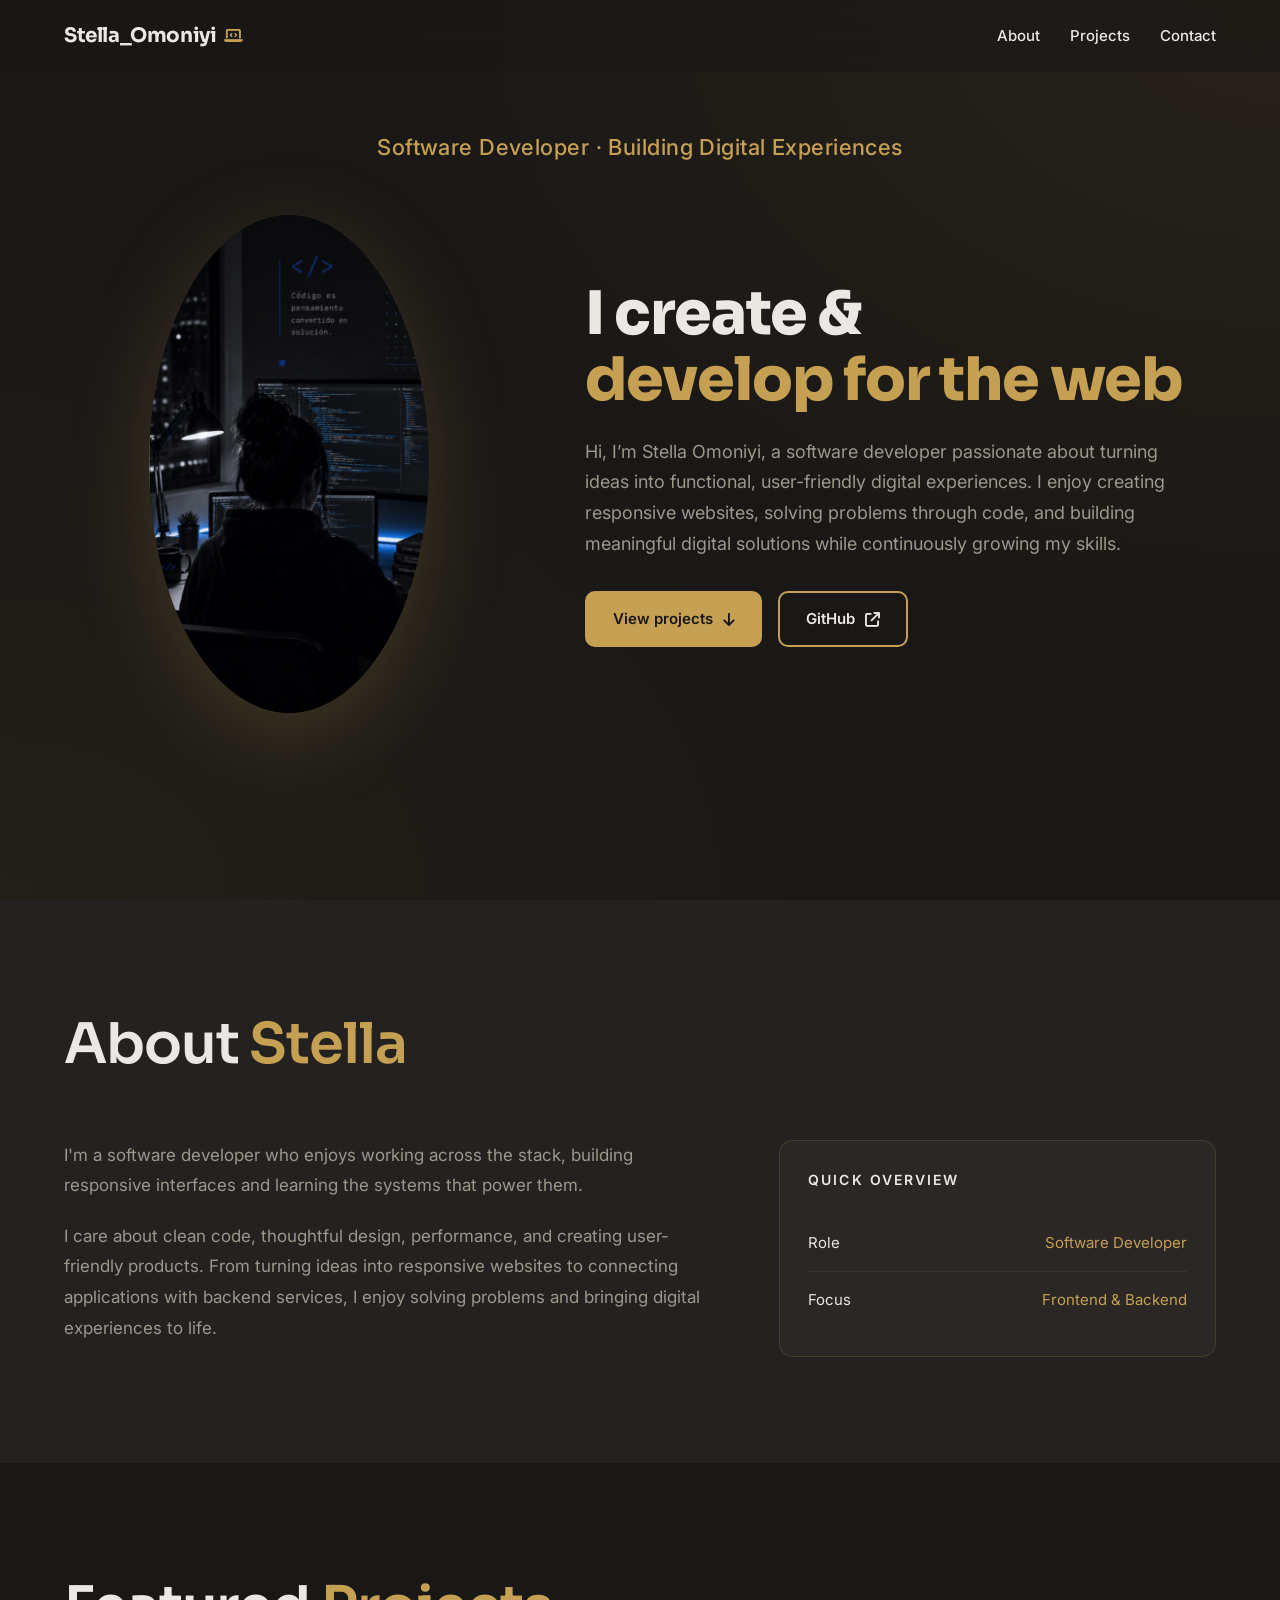
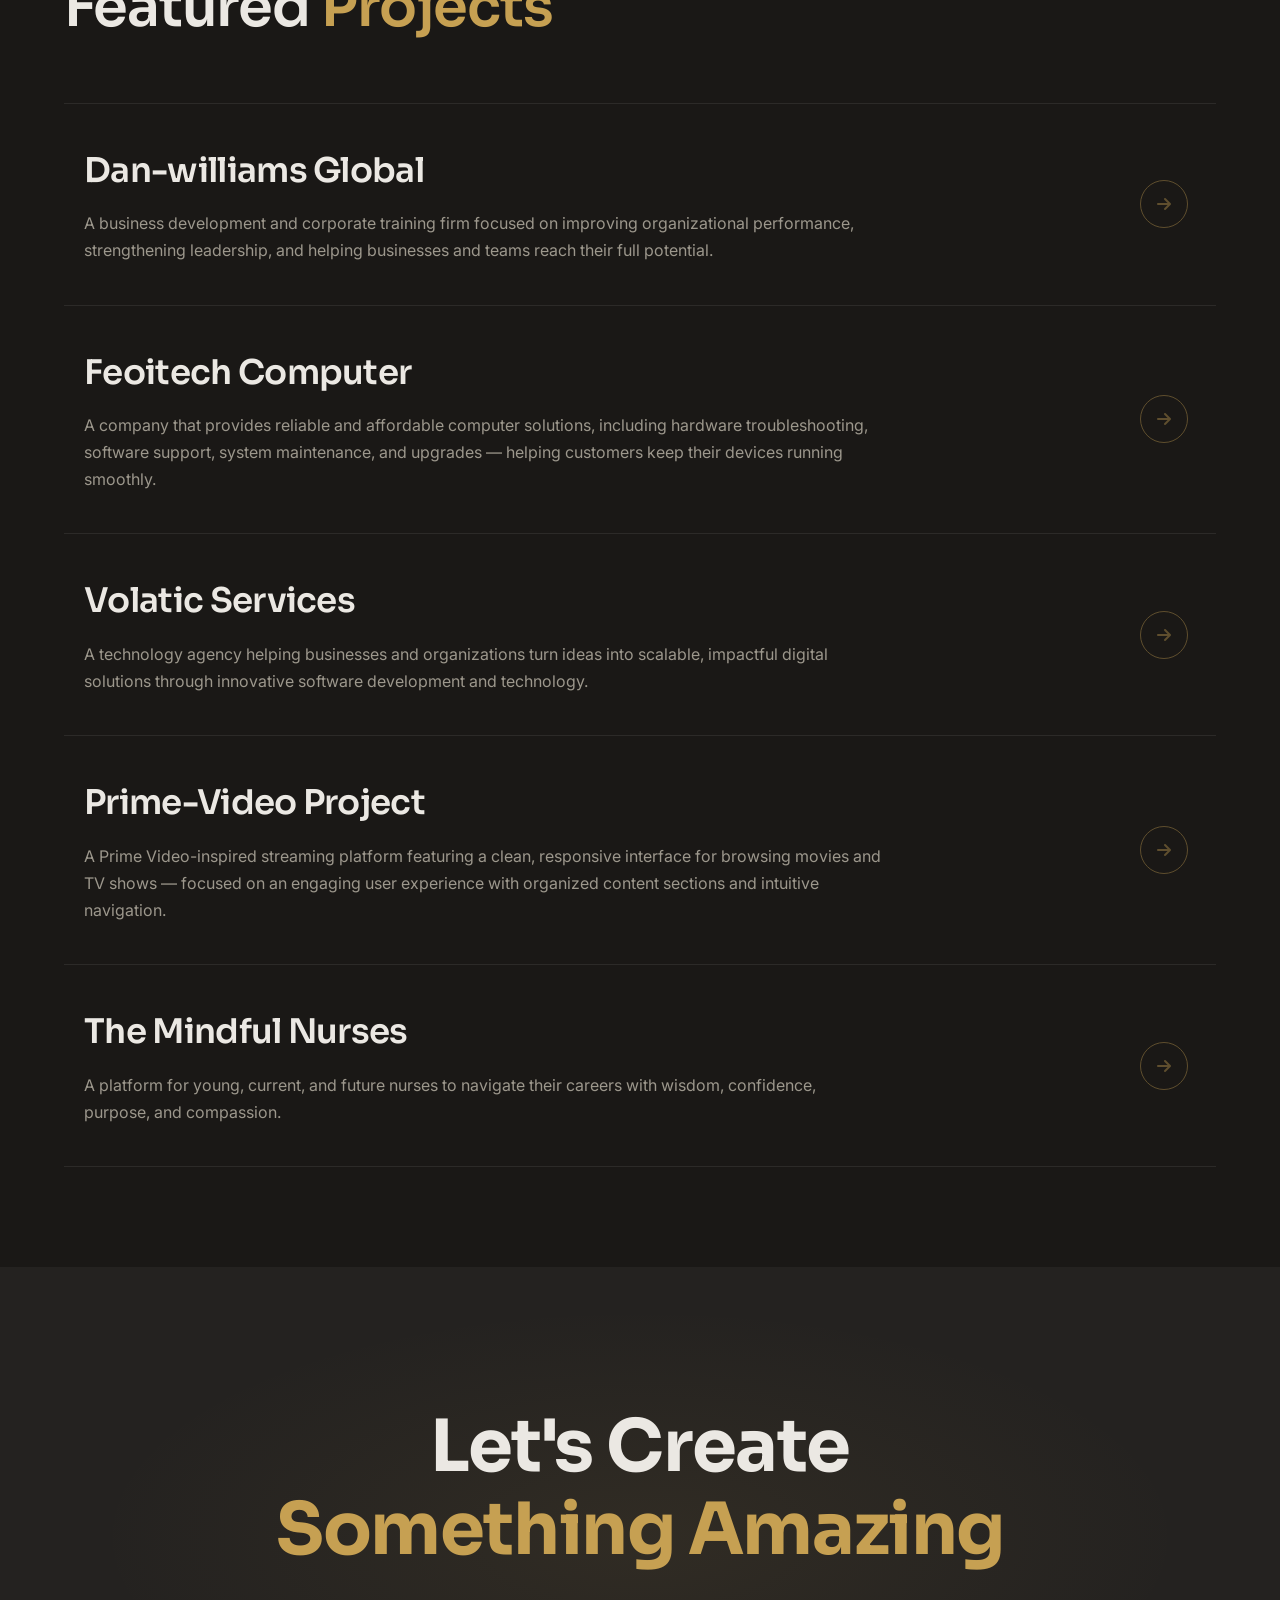
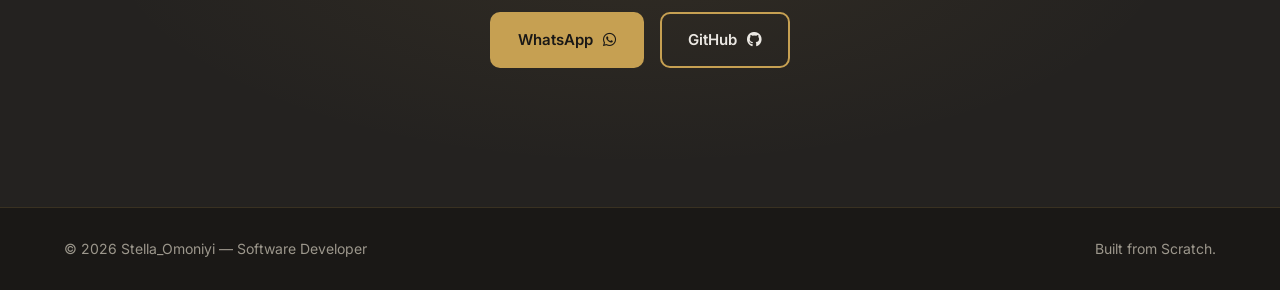
<file: index.html>
<!DOCTYPE html>
<html lang="en">
<head>
  <meta charset="UTF-8" />
  <meta name="viewport" content="width=device-width, initial-scale=1.0" />
  <meta name="description" content="Stella Omoniyi — Software Developer building responsive, user-friendly web experiences with React, JavaScript, Node.js, Express and MongoDB." />
  <title>Stella Omoniyi — Software Developer</title>

  <link rel="preconnect" href="https://fonts.googleapis.com">
  <link rel="preconnect" href="https://fonts.gstatic.com" crossorigin>
  <link href="https://fonts.googleapis.com/css2?family=Inter:wght@300;400;500;600&family=Sora:wght@400;500;600;700&display=swap" rel="stylesheet">
  <link rel="stylesheet" href="https://cdnjs.cloudflare.com/ajax/libs/font-awesome/6.5.1/css/all.min.css">
  <link rel="stylesheet" href="./profile.css" />
</head>
<body>

  <!-- ============ HEADER ============ -->
  <header class="header" id="header">
    <div class="con">
      <a href="#home" class="logo">
        Stella_Omoniyi <i class="fa-solid fa-laptop-code"></i>
      </a>

      <nav class="nav" aria-label="Main navigation">
        <a href="#about">About</a>
        <a href="#projects">Projects</a>
        <a href="#contact">Contact</a>
      </nav>

      <button class="menu-toggle" id="menuToggle" aria-label="Toggle menu">
        <i class="fa-solid fa-bars"></i>
      </button>
    </div>
  </header>

  <!-- ============ HERO ============ -->
  <section class="home" id="home">
    <div class="con1">
      <p class="soft1 reveal">Software Developer · Building Digital Experiences</p>

      <div class="hold">
        <div class="hero-img reveal">
          <img src="./download (8).png" alt="Stella Omoniyi" />
        </div>

        <div class="soft reveal">
          <h1 class="turn">
            I create &amp; <br />
            <span class="accent">develop for the web</span>
          </h1>
          <p class="hi">
           Hi, I’m Stella Omoniyi, a software developer passionate about turning ideas into functional, user-friendly digital experiences. I enjoy creating responsive websites, solving problems through code, and building meaningful digital solutions while continuously growing my skills.
          </p>

          <div class="but">
            <a href="#projects" class="btn btn-primary">
              View projects <i class="fa-solid fa-arrow-down"></i>
            </a>
            <a href="https://github.com/stella-115" target="_blank" rel="noopener noreferrer" class="btn btn-outline">
              GitHub <i class="fa-solid fa-arrow-up-right-from-square"></i>
            </a>
          </div>
        </div>
      </div>
    </div>
  </section>

  <!-- ============ ABOUT ============ -->
  <section class="about1" id="about">
    <div class="con2">
      <h2 class="section-title reveal">About <span class="accent">Stella</span></h2>

      <div class="about2">
        <div class="about-text reveal">
          <p class="write">
            I'm a software developer who enjoys working across the stack, building
            responsive interfaces and learning the systems that power them.
          </p>
          <p class="write">
            I care about clean code, thoughtful design, performance, and creating
            user-friendly products. From turning ideas into responsive websites to
            connecting applications with backend services, I enjoy solving problems
            and bringing digital experiences to life.
          </p>
        </div>

        <div class="box reveal">
          <p class="box-title">Quick Overview</p>

          <div class="role">
            <p>Role</p>
            <p class="accent">Software Developer</p>
          </div>

          <div class="role role-last">
            <p>Focus</p>
            <p class="accent">Frontend &amp; Backend</p>
          </div>
        </div>
      </div>
    </div>
  </section>

  <!-- ============ PROJECTS ============ -->
  <section class="project" id="projects">
    <div class="con3">
      <h2 class="section-title reveal">Featured <span class="accent">Projects</span></h2>

      <div class="project-grid">
        <a href="https://dan-william.stella29117173.workers.dev/" target="_blank" rel="noopener noreferrer" class="proj reveal">
          <div class="pro">
            <div class="pro-content">
              <h3 class="dan">Dan-williams Global</h3>
              <p class="bus">
                A business development and corporate training firm focused on improving
                organizational performance, strengthening leadership, and helping
                businesses and teams reach their full potential.
              </p>
            </div>
            <span class="pro-arrow"><i class="fa-solid fa-arrow-right"></i></span>
          </div>
        </a>

        <a href="https://laptop.stella29117173.workers.dev/" target="_blank" rel="noopener noreferrer" class="proj reveal">
          <div class="pro">
            <div class="pro-content">
              <h3 class="dan">Feoitech Computer</h3>
              <p class="bus">
                A company that provides reliable and affordable computer solutions,
                including hardware troubleshooting, software support, system maintenance,
                and upgrades — helping customers keep their devices running smoothly.
              </p>
            </div>
            <span class="pro-arrow"><i class="fa-solid fa-arrow-right"></i></span>
          </div>
        </a>

        <a href="https://volaticservices.com.ng/" target="_blank" rel="noopener noreferrer" class="proj reveal">
          <div class="pro">
            <div class="pro-content">
              <h3 class="dan">Volatic Services</h3>
              <p class="bus">
                A technology agency helping businesses and organizations turn ideas into
                scalable, impactful digital solutions through innovative software
                development and technology.
              </p>
            </div>
            <span class="pro-arrow"><i class="fa-solid fa-arrow-right"></i></span>
          </div>
        </a>

        <a href="https://prime-project.stella29117173.workers.dev/" target="_blank" rel="noopener noreferrer" class="proj reveal">
          <div class="pro">
            <div class="pro-content">
              <h3 class="dan">Prime-Video Project</h3>
              <p class="bus">
                A Prime Video-inspired streaming platform featuring a clean, responsive
                interface for browsing movies and TV shows — focused on an engaging user
                experience with organized content sections and intuitive navigation.
              </p>
            </div>
            <span class="pro-arrow"><i class="fa-solid fa-arrow-right"></i></span>
          </div>
        </a>

        <a href="https://themindefulnurses-frontend.pages.dev/" target="_blank" rel="noopener noreferrer" class="proj reveal">
          <div class="pro">
            <div class="pro-content">
              <h3 class="dan">The Mindful Nurses</h3>
              <p class="bus">
                A platform for young, current, and future nurses to navigate their careers
                with wisdom, confidence, purpose, and compassion.
              </p>
            </div>
            <span class="pro-arrow"><i class="fa-solid fa-arrow-right"></i></span>
          </div>
        </a>
      </div>
    </div>
  </section>

  <!-- ============ CONTACT ============ -->
  <section class="contact" id="contact">
    <div class="con4">
      <p class="crea reveal">
        Let's Create <br />
        <span class="accent">Something Amazing</span>
      </p>

      <div class="but reveal">
        <a href="https://wa.me/2348061487579?text=Hi%20Stella%2C%20I%20saw%20your%20portfolio!" target="_blank" rel="noopener noreferrer" class="btn btn-primary">
          WhatsApp <i class="fa-brands fa-whatsapp"></i>
        </a>
        <a href="https://github.com/stella-115" target="_blank" rel="noopener noreferrer" class="btn btn-outline">
          GitHub <i class="fa-brands fa-github"></i>
        </a>
      </div>
    </div>
  </section>

  <!-- ============ FOOTER ============ -->
  <footer class="footer">
    <div class="fcon">
      <p class="stel">© 2026 Stella_Omoniyi — Software Developer</p>
      <p class="stel">Built from Scratch.</p>
    </div>
  </footer>

  <script>
    // ===== Mobile menu toggle =====
    const toggle = document.getElementById('menuToggle');
    const nav = document.querySelector('.nav');
    toggle.addEventListener('click', () => nav.classList.toggle('open'));

    // Close menu after clicking a link
    document.querySelectorAll('.nav a').forEach(a =>
      a.addEventListener('click', () => nav.classList.remove('open'))
    );

    // ===== Scroll reveal =====
    const io = new IntersectionObserver((entries) => {
      entries.forEach(e => {
        if (e.isIntersecting) {
          e.target.classList.add('visible');
          io.unobserve(e.target);
        }
      });
    }, { threshold: 0.15 });

    document.querySelectorAll('.reveal').forEach(el => io.observe(el));

    // ===== Header shadow on scroll =====
    const header = document.getElementById('header');
    window.addEventListener('scroll', () => {
      header.classList.toggle('scrolled', window.scrollY > 20);
    });
  </script>
</body>
</html>
</file>
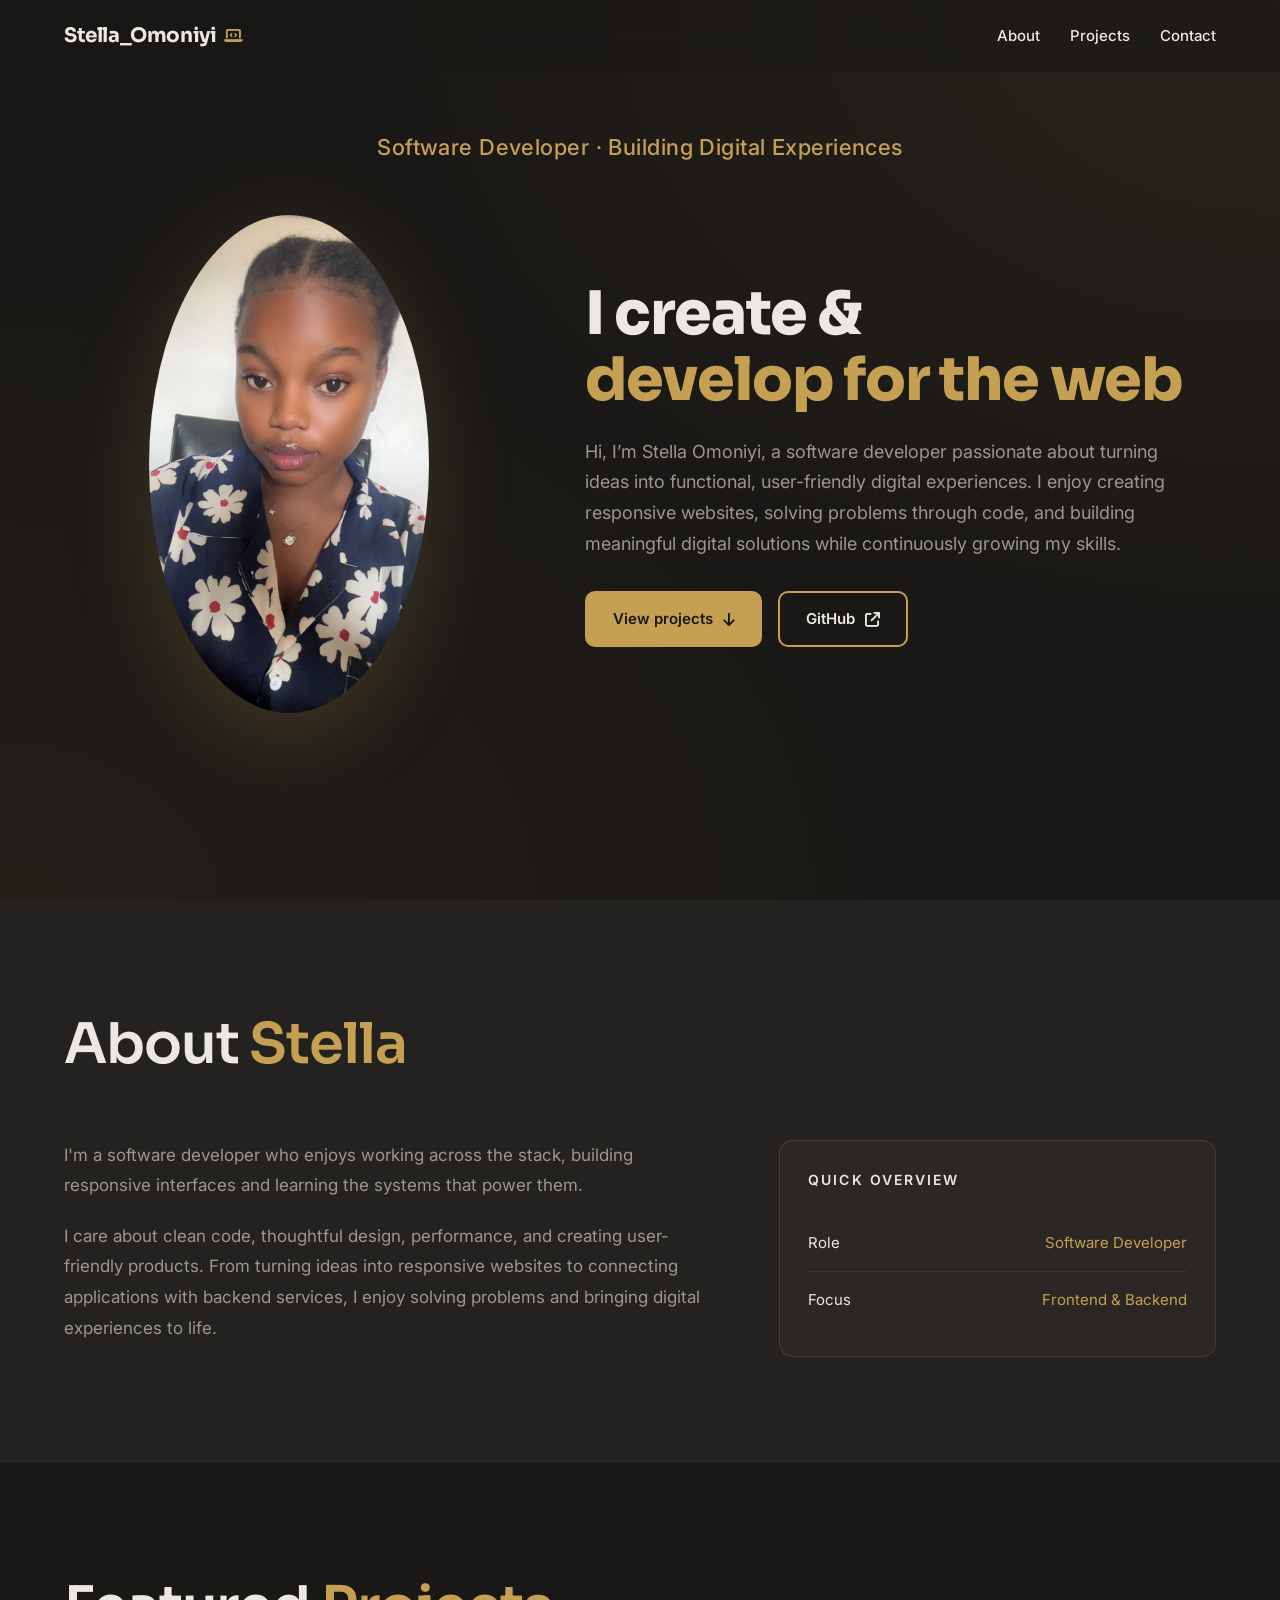
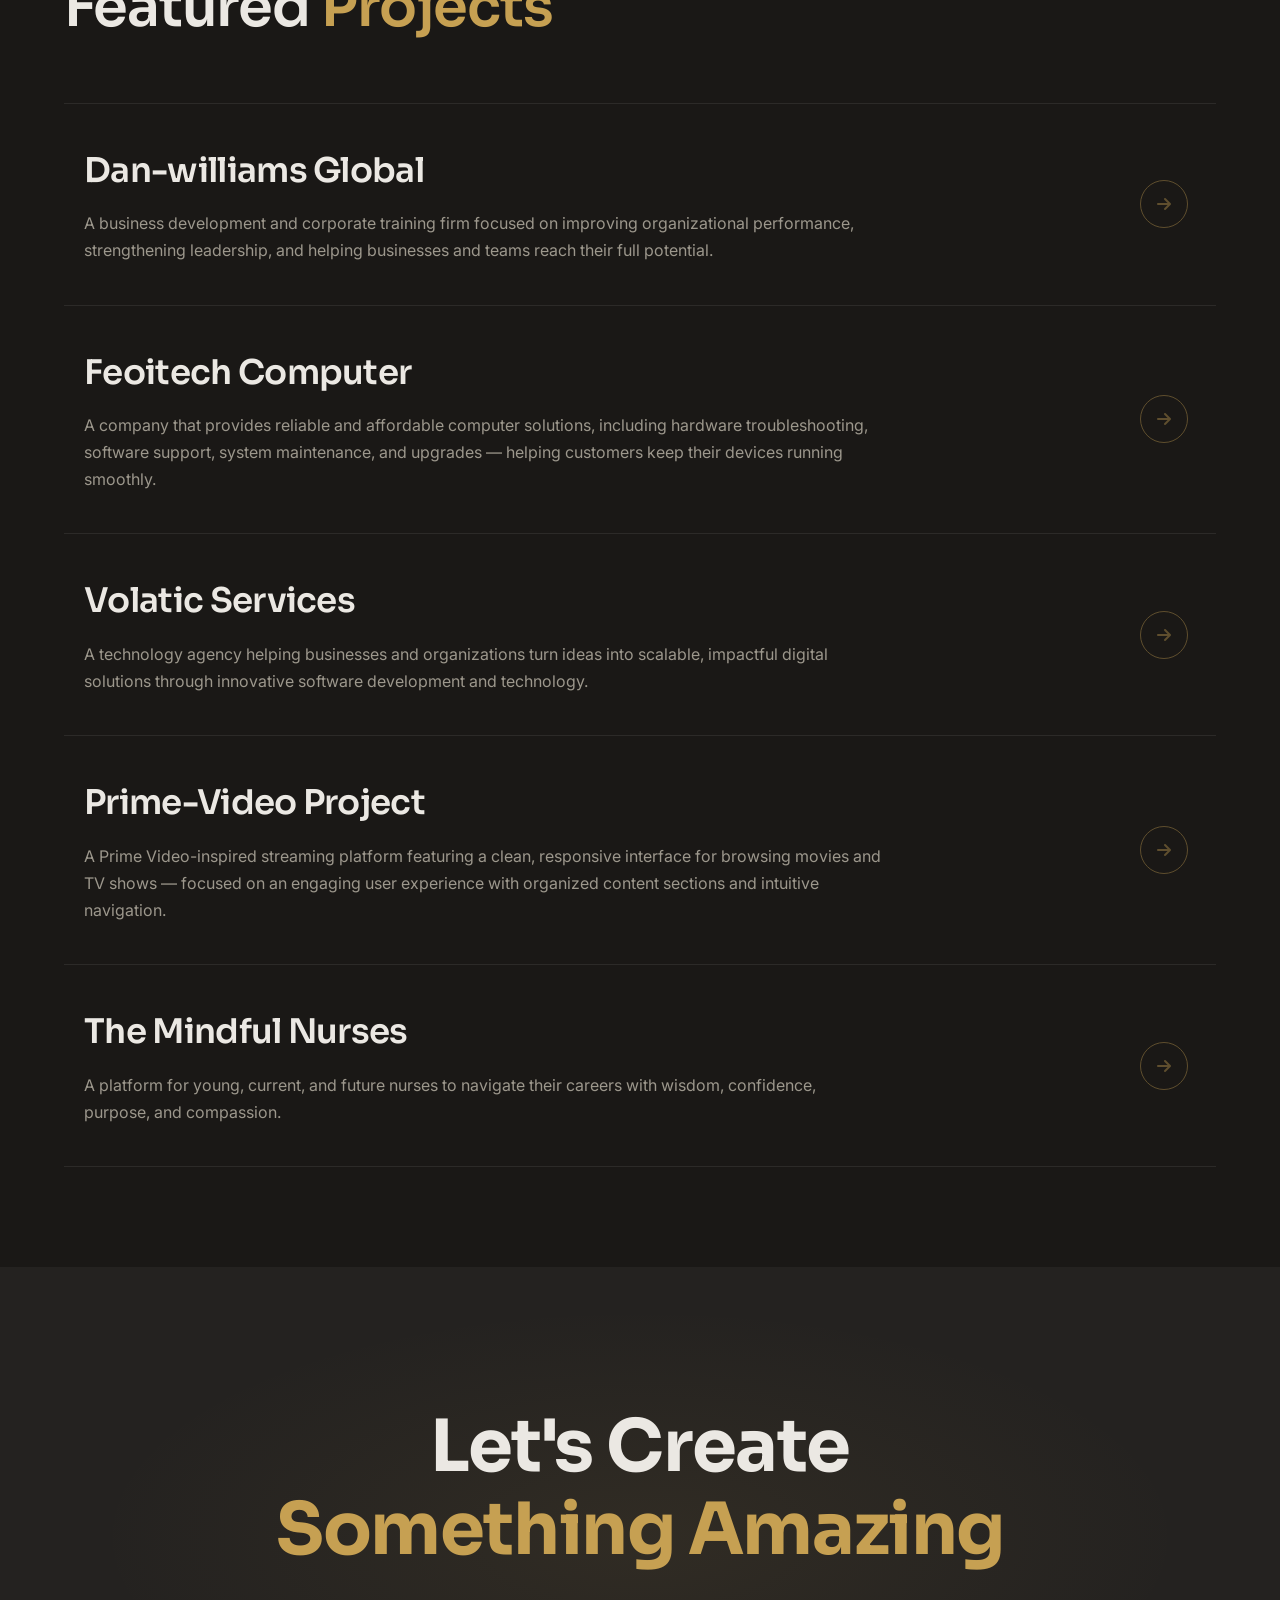
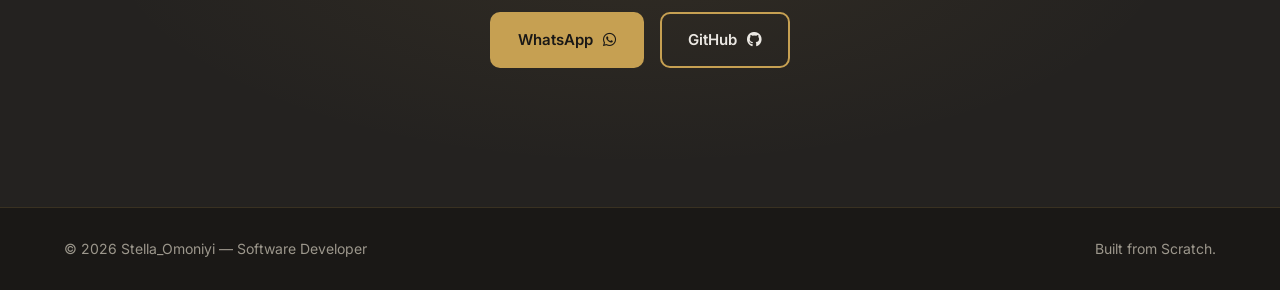
<file: public/index.html>
<!DOCTYPE html>
<html lang="en">
<head>
  <meta charset="UTF-8" />
  <meta name="viewport" content="width=device-width, initial-scale=1.0" />
  <meta name="description" content="Stella Omoniyi — Software Developer building responsive, user-friendly web experiences with React, JavaScript, Node.js, Express and MongoDB." />
  <title>Stella Omoniyi — Software Developer</title>

  <link rel="preconnect" href="https://fonts.googleapis.com">
  <link rel="preconnect" href="https://fonts.gstatic.com" crossorigin>
  <link href="https://fonts.googleapis.com/css2?family=Inter:wght@300;400;500;600&family=Sora:wght@400;500;600;700&display=swap" rel="stylesheet">
  <link rel="stylesheet" href="https://cdnjs.cloudflare.com/ajax/libs/font-awesome/6.5.1/css/all.min.css">
  <link rel="stylesheet" href="./profile.css" />
</head>
<body>

  <!-- ============ HEADER ============ -->
  <header class="header" id="header">
    <div class="con">
      <a href="#home" class="logo">
        Stella_Omoniyi <i class="fa-solid fa-laptop-code"></i>
      </a>

      <nav class="nav" aria-label="Main navigation">
        <a href="#about">About</a>
        <a href="#projects">Projects</a>
        <a href="#contact">Contact</a>
      </nav>

      <button class="menu-toggle" id="menuToggle" aria-label="Toggle menu">
        <i class="fa-solid fa-bars"></i>
      </button>
    </div>
  </header>

  <!-- ============ HERO ============ -->
  <section class="home" id="home">
    <div class="con1">
      <p class="soft1 reveal">Software Developer · Building Digital Experiences</p>

      <div class="hold">
        <div class="hero-img reveal">
          <img src="./mypicture.jpeg" alt="Stella Omoniyi" />
        </div>

        <div class="soft reveal">
          <h1 class="turn">
            I create &amp; <br />
            <span class="accent">develop for the web</span>
          </h1>
          <p class="hi">
           Hi, I’m Stella Omoniyi, a software developer passionate about turning ideas into functional, user-friendly digital experiences. I enjoy creating responsive websites, solving problems through code, and building meaningful digital solutions while continuously growing my skills.
          </p>

          <div class="but">
            <a href="#projects" class="btn btn-primary">
              View projects <i class="fa-solid fa-arrow-down"></i>
            </a>
            <a href="https://github.com/stella-115" target="_blank" rel="noopener noreferrer" class="btn btn-outline">
              GitHub <i class="fa-solid fa-arrow-up-right-from-square"></i>
            </a>
          </div>
        </div>
      </div>
    </div>
  </section>

  <!-- ============ ABOUT ============ -->
  <section class="about1" id="about">
    <div class="con2">
      <h2 class="section-title reveal">About <span class="accent">Stella</span></h2>

      <div class="about2">
        <div class="about-text reveal">
          <p class="write">
            I'm a software developer who enjoys working across the stack, building
            responsive interfaces and learning the systems that power them.
          </p>
          <p class="write">
            I care about clean code, thoughtful design, performance, and creating
            user-friendly products. From turning ideas into responsive websites to
            connecting applications with backend services, I enjoy solving problems
            and bringing digital experiences to life.
          </p>
        </div>

        <div class="box reveal">
          <p class="box-title">Quick Overview</p>

          <div class="role">
            <p>Role</p>
            <p class="accent">Software Developer</p>
          </div>

          <div class="role role-last">
            <p>Focus</p>
            <p class="accent">Frontend &amp; Backend</p>
          </div>
        </div>
      </div>
    </div>
  </section>

  <!-- ============ PROJECTS ============ -->
  <section class="project" id="projects">
    <div class="con3">
      <h2 class="section-title reveal">Featured <span class="accent">Projects</span></h2>

      <div class="project-grid">
        <a href="https://dan-william.stella29117173.workers.dev/" target="_blank" rel="noopener noreferrer" class="proj reveal">
          <div class="pro">
            <div class="pro-content">
              <h3 class="dan">Dan-williams Global</h3>
              <p class="bus">
                A business development and corporate training firm focused on improving
                organizational performance, strengthening leadership, and helping
                businesses and teams reach their full potential.
              </p>
            </div>
            <span class="pro-arrow"><i class="fa-solid fa-arrow-right"></i></span>
          </div>
        </a>

        <a href="https://laptop.stella29117173.workers.dev/" target="_blank" rel="noopener noreferrer" class="proj reveal">
          <div class="pro">
            <div class="pro-content">
              <h3 class="dan">Feoitech Computer</h3>
              <p class="bus">
                A company that provides reliable and affordable computer solutions,
                including hardware troubleshooting, software support, system maintenance,
                and upgrades — helping customers keep their devices running smoothly.
              </p>
            </div>
            <span class="pro-arrow"><i class="fa-solid fa-arrow-right"></i></span>
          </div>
        </a>

        <a href="https://volaticservices.com.ng/" target="_blank" rel="noopener noreferrer" class="proj reveal">
          <div class="pro">
            <div class="pro-content">
              <h3 class="dan">Volatic Services</h3>
              <p class="bus">
                A technology agency helping businesses and organizations turn ideas into
                scalable, impactful digital solutions through innovative software
                development and technology.
              </p>
            </div>
            <span class="pro-arrow"><i class="fa-solid fa-arrow-right"></i></span>
          </div>
        </a>

        <a href="https://prime-project.stella29117173.workers.dev/" target="_blank" rel="noopener noreferrer" class="proj reveal">
          <div class="pro">
            <div class="pro-content">
              <h3 class="dan">Prime-Video Project</h3>
              <p class="bus">
                A Prime Video-inspired streaming platform featuring a clean, responsive
                interface for browsing movies and TV shows — focused on an engaging user
                experience with organized content sections and intuitive navigation.
              </p>
            </div>
            <span class="pro-arrow"><i class="fa-solid fa-arrow-right"></i></span>
          </div>
        </a>

        <a href="https://themindefulnurses-frontend.pages.dev/" target="_blank" rel="noopener noreferrer" class="proj reveal">
          <div class="pro">
            <div class="pro-content">
              <h3 class="dan">The Mindful Nurses</h3>
              <p class="bus">
                A platform for young, current, and future nurses to navigate their careers
                with wisdom, confidence, purpose, and compassion.
              </p>
            </div>
            <span class="pro-arrow"><i class="fa-solid fa-arrow-right"></i></span>
          </div>
        </a>
      </div>
    </div>
  </section>

  <!-- ============ CONTACT ============ -->
  <section class="contact" id="contact">
    <div class="con4">
      <p class="crea reveal">
        Let's Create <br />
        <span class="accent">Something Amazing</span>
      </p>

      <div class="but reveal">
        <a href="https://wa.me/2348061487579?text=Hi%20Stella%2C%20I%20saw%20your%20portfolio!" target="_blank" rel="noopener noreferrer" class="btn btn-primary">
          WhatsApp <i class="fa-brands fa-whatsapp"></i>
        </a>
        <a href="https://github.com/stella-115" target="_blank" rel="noopener noreferrer" class="btn btn-outline">
          GitHub <i class="fa-brands fa-github"></i>
        </a>
      </div>
    </div>
  </section>

  <!-- ============ FOOTER ============ -->
  <footer class="footer">
    <div class="fcon">
      <p class="stel">© 2026 Stella_Omoniyi — Software Developer</p>
      <p class="stel">Built from Scratch.</p>
    </div>
  </footer>

  <script>
    // ===== Mobile menu toggle =====
    const toggle = document.getElementById('menuToggle');
    const nav = document.querySelector('.nav');
    toggle.addEventListener('click', () => nav.classList.toggle('open'));

    // Close menu after clicking a link
    document.querySelectorAll('.nav a').forEach(a =>
      a.addEventListener('click', () => nav.classList.remove('open'))
    );

    // ===== Scroll reveal =====
    const io = new IntersectionObserver((entries) => {
      entries.forEach(e => {
        if (e.isIntersecting) {
          e.target.classList.add('visible');
          io.unobserve(e.target);
        }
      });
    }, { threshold: 0.15 });

    document.querySelectorAll('.reveal').forEach(el => io.observe(el));

    // ===== Header shadow on scroll =====
    const header = document.getElementById('header');
    window.addEventListener('scroll', () => {
      header.classList.toggle('scrolled', window.scrollY > 20);
    });
  </script>
</body>
</html>
</file>
<file: profile.css>
/* ======================
   DESIGN TOKENS
   ====================== */
:root {
  --bg:        #1a1816;
  --bg-alt:    #242220;
  --card:      #2a2724;
  --accent:    #c6a052;
  --accent-dk: #a88439;
  --text:      #ebe8e3;
  --muted:     #9c978c;
  --border:    rgba(198, 160, 82, 0.18);
  --radius:    14px;
  --transition: 0.3s cubic-bezier(0.4, 0, 0.2, 1);
}

* {
  margin: 0;
  padding: 0;
  box-sizing: border-box;
}

html {
  scroll-behavior: smooth;
  scroll-padding-top: 90px;
}

body {
  font-family: 'Inter', system-ui, -apple-system, sans-serif;
  background: var(--bg);
  color: var(--text);
  line-height: 1.6;
  -webkit-font-smoothing: antialiased;
  overflow-x: hidden;
}

h1, h2, h3, .logo, .turn, .crea, .section-title, .dan {
  font-family: 'Sora', sans-serif;
  letter-spacing: -0.02em;
}

a { color: inherit; }
img { max-width: 100%; display: block; }

.accent { color: var(--accent); }

/* ======================
   BUTTONS
   ====================== */
.btn {
  display: inline-flex;
  align-items: center;
  gap: 10px;
  padding: 14px 26px;
  border-radius: 10px;
  font-weight: 600;
  font-size: 15px;
  text-decoration: none;
  transition: var(--transition);
  cursor: pointer;
  border: 2px solid transparent;
  font-family: 'Inter', sans-serif;
}

.btn-primary {
  background: var(--accent);
  color: #1a1816;
}
.btn-primary:hover {
  background: var(--accent-dk);
  transform: translateY(-3px);
  box-shadow: 0 10px 25px rgba(198, 160, 82, 0.35);
}

.btn-outline {
  background: transparent;
  color: var(--text);
  border-color: var(--accent);
}
.btn-outline:hover {
  background: var(--accent);
  color: #1a1816;
  transform: translateY(-3px);
}

/* ======================
   HEADER
   ====================== */
.header {
  position: fixed;
  top: 0;
  left: 0;
  width: 100%;
  height: 72px;
  background: rgba(26, 24, 22, 0.6);
  backdrop-filter: blur(14px);
  -webkit-backdrop-filter: blur(14px);
  border-bottom: 1px solid transparent;
  z-index: 1000;
  display: flex;
  justify-content: center;
  transition: var(--transition);
  /* padding-top: 15px; */
}
.header.scrolled {
  background: rgba(26, 24, 22, 0.95);
  border-bottom-color: var(--border);
}

.con {
  width: 90%;
  max-width: 1200px;
  height: 100%;
  display: flex;
  align-items: center;
  justify-content: space-between;
}

.logo {
  font-size: 20px;
  font-weight: 700;
  color: var(--text);
  text-decoration: none;
  display: flex;
  align-items: center;
  gap: 8px;
  transition: var(--transition);
}
.logo i { color: var(--accent); font-size: 15px; }
.logo:hover { color: var(--accent); }

.nav {
  display: flex;
  gap: 30px;
}
.nav a {
  color: var(--text);
  text-decoration: none;
  font-size: 15px;
  font-weight: 500;
  position: relative;
  padding: 6px 0;
  transition: var(--transition);
}
.nav a::after {
  content: '';
  position: absolute;
  bottom: 0;
  left: 0;
  width: 0;
  height: 2px;
  background: var(--accent);
  transition: width var(--transition);
}
.nav a:hover { color: var(--accent); }
.nav a:hover::after { width: 100%; }

.menu-toggle {
  display: none;
  background: none;
  border: none;
  color: var(--text);
  font-size: 24px;
  cursor: pointer;
}

/* ======================
   HERO
   ====================== */
.home {
  min-height: 100vh;
  background:
    radial-gradient(ellipse at top right, rgba(198,160,82,0.08), transparent 50%),
    radial-gradient(ellipse at bottom left, rgba(198,160,82,0.05), transparent 50%),
    var(--bg);
  display: flex;
  justify-content: center;
  padding: 130px 0 80px;
}

.con1 {
  width: 90%;
  max-width: 1200px;
}

.soft1 {
  color: var(--accent);
  font-size: clamp(16px, 2vw, 22px);
  font-weight: 500;
  text-align: center;
  margin-bottom: 50px;
  letter-spacing: 0.02em;
}

.hold {
  display: grid;
  grid-template-columns: 1fr 1.4fr;
  gap: 70px;
  align-items: center;
}

.hero-img {
  display: flex;
  justify-content: center;
  animation: float 6s ease-in-out infinite;
}
.hero-img img {
  width: 280px;
  filter: drop-shadow(0 20px 40px rgba(198, 160, 82, 0.2));
  border-radius: 50%;
}

@keyframes float {
  0%, 100% { transform: translateY(0); }
  50%      { transform: translateY(-20px); }
}

.turn {
  font-size: clamp(38px, 6vw, 60px);
  font-weight: 800;
  line-height: 1.1;
  margin-bottom: 24px;
}

.hi {
  color: var(--muted);
  font-size: clamp(15px, 1.5vw, 18px);
  line-height: 1.7;
  max-width: 620px;
  margin-bottom: 32px;
}

.but {
  display: flex;
  gap: 16px;
  flex-wrap: wrap;
}

/* ======================
   SECTION SHARED
   ====================== */
.section-title {
  font-size: clamp(36px, 5vw, 56px);
  font-weight: 600;
  margin-bottom: 50px;
}

/* ======================
   ABOUT
   ====================== */
.about1 {
  background: var(--bg-alt);
  padding: 100px 0;
  display: flex;
  justify-content: center;
}

.con2 {
  width: 90%;
  max-width: 1200px;
}

.about2 {
  display: grid;
  grid-template-columns: 1.5fr 1fr;
  gap: 60px;
  align-items: start;
}

.write {
  color: var(--muted);
  font-size: 17px;
  line-height: 1.8;
  margin-bottom: 20px;
}

.box {
  background: var(--card);
  border: 1px solid var(--border);
  border-radius: var(--radius);
  padding: 28px;
  transition: var(--transition);
}
.box:hover {
  border-color: var(--accent);
  transform: translateY(-4px);
  box-shadow: 0 15px 40px rgba(0, 0, 0, 0.3);
}

.box-title {
  color: var(--text);
  font-size: 14px;
  text-transform: uppercase;
  letter-spacing: 0.15em;
  margin-bottom: 24px;
  font-weight: 600;
}

.role {
  display: flex;
  justify-content: space-between;
  padding: 16px 0;
  border-bottom: 1px solid rgba(255,255,255,0.06);
  font-size: 15px;
}
.role p:first-child { color: var(--text); }
.role-last { border-bottom: none; }

/* ======================
   PROJECTS
   ====================== */
.project {
  background: var(--bg);
  padding: 100px 0;
  display: flex;
  justify-content: center;
}

.con3 {
  width: 90%;
  max-width: 1200px;
}

.project-grid {
  display: flex;
  flex-direction: column;
  gap: 0;
}

.proj {
  text-decoration: none;
  color: inherit;
  display: block;
  border-top: 1px solid rgba(255,255,255,0.08);
  transition: var(--transition);
}
.proj:last-child { border-bottom: 1px solid rgba(255,255,255,0.08); }

.pro {
  display: flex;
  align-items: center;
  justify-content: space-between;
  gap: 30px;
  padding: 40px 20px;
  transition: var(--transition);
  border-radius: 8px;
}

.proj:hover {
  background: rgba(198, 160, 82, 0.05);
  border-top-color: var(--accent);
}
.proj:hover .pro { padding-left: 40px; padding-right: 30px; }
.proj:hover .dan { color: var(--accent); }
.proj:hover .pro-arrow {
  opacity: 1;
  transform: translateX(0);
  background: var(--accent);
  color: #1a1816;
}

.pro-content { flex: 1; }

.dan {
  font-size: clamp(22px, 3vw, 34px);
  font-weight: 600;
  color: var(--text);
  margin-bottom: 12px;
  transition: color var(--transition);
}

.bus {
  color: var(--muted);
  font-size: 16px;
  line-height: 1.7;
  max-width: 800px;
}

.pro-arrow {
  flex-shrink: 0;
  width: 48px;
  height: 48px;
  display: flex;
  align-items: center;
  justify-content: center;
  border-radius: 50%;
  border: 1px solid var(--accent);
  color: var(--accent);
  opacity: 0.4;
  transform: translateX(-8px);
  transition: var(--transition);
}

/* ======================
   CONTACT
   ====================== */
.contact {
  min-height: 60vh;
  background:
    radial-gradient(ellipse at center, rgba(198,160,82,0.08), transparent 60%),
    var(--bg-alt);
  display: flex;
  justify-content: center;
  align-items: center;
  padding: 100px 0;
}

.con4 {
  width: 90%;
  max-width: 900px;
  text-align: center;
}

.crea {
  font-size: clamp(38px, 6vw, 72px);
  font-weight: 700;
  line-height: 1.15;
  margin-bottom: 40px;
}

.con4 .but { justify-content: center; }

/* ======================
   FOOTER
   ====================== */
.footer {
  background: var(--bg);
  border-top: 1px solid var(--border);
  padding: 30px 0;
  display: flex;
  justify-content: center;
}

.fcon {
  width: 90%;
  max-width: 1200px;
  display: flex;
  justify-content: space-between;
  align-items: center;
  flex-wrap: wrap;
  gap: 12px;
}

.stel {
  color: var(--muted);
  font-size: 14px;
}

/* ======================
   SCROLL REVEAL
   ====================== */
.reveal {
  opacity: 0;
  transform: translateY(30px);
  transition: opacity 0.8s ease, transform 0.8s cubic-bezier(0.4, 0, 0.2, 1);
}
.reveal.visible {
  opacity: 1;
  transform: translateY(0);
}

/* Stagger children of project list */
.project-grid .proj:nth-child(1).visible { transition-delay: 0.05s; }
.project-grid .proj:nth-child(2).visible { transition-delay: 0.1s; }
.project-grid .proj:nth-child(3).visible { transition-delay: 0.15s; }
.project-grid .proj:nth-child(4).visible { transition-delay: 0.2s; }
.project-grid .proj:nth-child(5).visible { transition-delay: 0.25s; }

/* ======================
   RESPONSIVE
   ====================== */
@media (max-width: 1024px) {
  .hold { gap: 40px; }
  .hero-img img { width: 220px; }
  .about2 { grid-template-columns: 1fr; gap: 40px; }
  .box { max-width: 500px; }
}

@media (max-width: 768px) {
  .menu-toggle { display: block; }

  .nav {
    position: fixed;
    top: 72px;
    left: 0;
    width: 100%;
    background: rgba(26, 24, 22, 0.98);
    backdrop-filter: blur(14px);
    flex-direction: column;
    padding: 24px 5%;
    gap: 20px;
    border-bottom: 1px solid var(--border);
    transform: translateY(-120%);
    transition: transform 0.4s cubic-bezier(0.4, 0, 0.2, 1);
     z-index: 1001;                  
  visibility: hidden;
   pointer-events: none;
  }
  .nav.open { 
    transform: translateY(0);
    visibility: visible; 
    pointer-events: auto;
}

  .home { padding: 110px 0 60px; }

  .hold {
    grid-template-columns: 1fr;
    gap: 40px;
    text-align: center;
  }

  .hero-img { order: -1; }
  .hero-img img { width: 180px; }

  .turn, .crea { font-size: clamp(32px, 9vw, 46px); }
  .hi { font-size: 15px; margin-inline: auto; }
  .but { justify-content: center; }

  .about1, .project, .contact { padding: 70px 0; }

  .section-title { margin-bottom: 36px; }

  .pro {
    flex-direction: column;
    align-items: flex-start;
    padding: 28px 8px;
    gap: 18px;
  }
  .proj:hover .pro { padding-left: 8px; padding-right: 8px; }

  .pro-arrow {
    opacity: 1;
    transform: none;
    align-self: flex-end;
  }

  .dan { font-size: 22px; }
  .bus { font-size: 15px; }

  .fcon {
    flex-direction: column;
    text-align: center;
  }
}

@media (max-width: 400px) {
  .btn { padding: 12px 20px; font-size: 14px; }
  .con1, .con2, .con3, .con4, .con { width: 92%; }
}

/* ======================
   REDUCED MOTION
   ====================== */
@media (prefers-reduced-motion: reduce) {
  *, *::before, *::after {
    animation-duration: 0.01ms !important;
    transition-duration: 0.01ms !important;
    scroll-behavior: auto !important;
  }
  .reveal { opacity: 1; transform: none; }
}
</file>
<file: public/profile.css>
/* ======================
   DESIGN TOKENS
   ====================== */
:root {
  --bg:        #1a1816;
  --bg-alt:    #242220;
  --card:      #2a2724;
  --accent:    #c6a052;
  --accent-dk: #a88439;
  --text:      #ebe8e3;
  --muted:     #9c978c;
  --border:    rgba(198, 160, 82, 0.18);
  --radius:    14px;
  --transition: 0.3s cubic-bezier(0.4, 0, 0.2, 1);
}

* {
  margin: 0;
  padding: 0;
  box-sizing: border-box;
}

html {
  scroll-behavior: smooth;
  scroll-padding-top: 90px;
}

body {
  font-family: 'Inter', system-ui, -apple-system, sans-serif;
  background: var(--bg);
  color: var(--text);
  line-height: 1.6;
  -webkit-font-smoothing: antialiased;
  overflow-x: hidden;
}

h1, h2, h3, .logo, .turn, .crea, .section-title, .dan {
  font-family: 'Sora', sans-serif;
  letter-spacing: -0.02em;
}

a { color: inherit; }
img { max-width: 100%; display: block; }

.accent { color: var(--accent); }

/* ======================
   BUTTONS
   ====================== */
.btn {
  display: inline-flex;
  align-items: center;
  gap: 10px;
  padding: 14px 26px;
  border-radius: 10px;
  font-weight: 600;
  font-size: 15px;
  text-decoration: none;
  transition: var(--transition);
  cursor: pointer;
  border: 2px solid transparent;
  font-family: 'Inter', sans-serif;
}

.btn-primary {
  background: var(--accent);
  color: #1a1816;
}
.btn-primary:hover {
  background: var(--accent-dk);
  transform: translateY(-3px);
  box-shadow: 0 10px 25px rgba(198, 160, 82, 0.35);
}

.btn-outline {
  background: transparent;
  color: var(--text);
  border-color: var(--accent);
}
.btn-outline:hover {
  background: var(--accent);
  color: #1a1816;
  transform: translateY(-3px);
}

/* ======================
   HEADER
   ====================== */
.header {
  position: fixed;
  top: 0;
  left: 0;
  width: 100%;
  height: 72px;
  background: rgba(26, 24, 22, 0.6);
  backdrop-filter: blur(14px);
  -webkit-backdrop-filter: blur(14px);
  border-bottom: 1px solid transparent;
  z-index: 1000;
  display: flex;
  justify-content: center;
  transition: var(--transition);
  /* padding-top: 15px; */
}
.header.scrolled {
  background: rgba(26, 24, 22, 0.95);
  border-bottom-color: var(--border);
}

.con {
  width: 90%;
  max-width: 1200px;
  height: 100%;
  display: flex;
  align-items: center;
  justify-content: space-between;
}

.logo {
  font-size: 20px;
  font-weight: 700;
  color: var(--text);
  text-decoration: none;
  display: flex;
  align-items: center;
  gap: 8px;
  transition: var(--transition);
}
.logo i { color: var(--accent); font-size: 15px; }
.logo:hover { color: var(--accent); }

.nav {
  display: flex;
  gap: 30px;
}
.nav a {
  color: var(--text);
  text-decoration: none;
  font-size: 15px;
  font-weight: 500;
  position: relative;
  padding: 6px 0;
  transition: var(--transition);
}
.nav a::after {
  content: '';
  position: absolute;
  bottom: 0;
  left: 0;
  width: 0;
  height: 2px;
  background: var(--accent);
  transition: width var(--transition);
}
.nav a:hover { color: var(--accent); }
.nav a:hover::after { width: 100%; }

.menu-toggle {
  display: none;
  background: none;
  border: none;
  color: var(--text);
  font-size: 24px;
  cursor: pointer;
}

/* ======================
   HERO
   ====================== */
.home {
  min-height: 100vh;
  background:
    radial-gradient(ellipse at top right, rgba(198,160,82,0.08), transparent 50%),
    radial-gradient(ellipse at bottom left, rgba(198,160,82,0.05), transparent 50%),
    var(--bg);
  display: flex;
  justify-content: center;
  padding: 130px 0 80px;
}

.con1 {
  width: 90%;
  max-width: 1200px;
}

.soft1 {
  color: var(--accent);
  font-size: clamp(16px, 2vw, 22px);
  font-weight: 500;
  text-align: center;
  margin-bottom: 50px;
  letter-spacing: 0.02em;
}

.hold {
  display: grid;
  grid-template-columns: 1fr 1.4fr;
  gap: 70px;
  align-items: center;
}

.hero-img {
  display: flex;
  justify-content: center;
  animation: float 6s ease-in-out infinite;
}
.hero-img img {
  width: 280px;
  filter: drop-shadow(0 20px 40px rgba(198, 160, 82, 0.2));
  border-radius: 50%;
}

@keyframes float {
  0%, 100% { transform: translateY(0); }
  50%      { transform: translateY(-20px); }
}

.turn {
  font-size: clamp(38px, 6vw, 60px);
  font-weight: 800;
  line-height: 1.1;
  margin-bottom: 24px;
}

.hi {
  color: var(--muted);
  font-size: clamp(15px, 1.5vw, 18px);
  line-height: 1.7;
  max-width: 620px;
  margin-bottom: 32px;
}

.but {
  display: flex;
  gap: 16px;
  flex-wrap: wrap;
}

/* ======================
   SECTION SHARED
   ====================== */
.section-title {
  font-size: clamp(36px, 5vw, 56px);
  font-weight: 600;
  margin-bottom: 50px;
}

/* ======================
   ABOUT
   ====================== */
.about1 {
  background: var(--bg-alt);
  padding: 100px 0;
  display: flex;
  justify-content: center;
}

.con2 {
  width: 90%;
  max-width: 1200px;
}

.about2 {
  display: grid;
  grid-template-columns: 1.5fr 1fr;
  gap: 60px;
  align-items: start;
}

.write {
  color: var(--muted);
  font-size: 17px;
  line-height: 1.8;
  margin-bottom: 20px;
}

.box {
  background: var(--card);
  border: 1px solid var(--border);
  border-radius: var(--radius);
  padding: 28px;
  transition: var(--transition);
}
.box:hover {
  border-color: var(--accent);
  transform: translateY(-4px);
  box-shadow: 0 15px 40px rgba(0, 0, 0, 0.3);
}

.box-title {
  color: var(--text);
  font-size: 14px;
  text-transform: uppercase;
  letter-spacing: 0.15em;
  margin-bottom: 24px;
  font-weight: 600;
}

.role {
  display: flex;
  justify-content: space-between;
  padding: 16px 0;
  border-bottom: 1px solid rgba(255,255,255,0.06);
  font-size: 15px;
}
.role p:first-child { color: var(--text); }
.role-last { border-bottom: none; }

/* ======================
   PROJECTS
   ====================== */
.project {
  background: var(--bg);
  padding: 100px 0;
  display: flex;
  justify-content: center;
}

.con3 {
  width: 90%;
  max-width: 1200px;
}

.project-grid {
  display: flex;
  flex-direction: column;
  gap: 0;
}

.proj {
  text-decoration: none;
  color: inherit;
  display: block;
  border-top: 1px solid rgba(255,255,255,0.08);
  transition: var(--transition);
}
.proj:last-child { border-bottom: 1px solid rgba(255,255,255,0.08); }

.pro {
  display: flex;
  align-items: center;
  justify-content: space-between;
  gap: 30px;
  padding: 40px 20px;
  transition: var(--transition);
  border-radius: 8px;
}

.proj:hover {
  background: rgba(198, 160, 82, 0.05);
  border-top-color: var(--accent);
}
.proj:hover .pro { padding-left: 40px; padding-right: 30px; }
.proj:hover .dan { color: var(--accent); }
.proj:hover .pro-arrow {
  opacity: 1;
  transform: translateX(0);
  background: var(--accent);
  color: #1a1816;
}

.pro-content { flex: 1; }

.dan {
  font-size: clamp(22px, 3vw, 34px);
  font-weight: 600;
  color: var(--text);
  margin-bottom: 12px;
  transition: color var(--transition);
}

.bus {
  color: var(--muted);
  font-size: 16px;
  line-height: 1.7;
  max-width: 800px;
}

.pro-arrow {
  flex-shrink: 0;
  width: 48px;
  height: 48px;
  display: flex;
  align-items: center;
  justify-content: center;
  border-radius: 50%;
  border: 1px solid var(--accent);
  color: var(--accent);
  opacity: 0.4;
  transform: translateX(-8px);
  transition: var(--transition);
}

/* ======================
   CONTACT
   ====================== */
.contact {
  min-height: 60vh;
  background:
    radial-gradient(ellipse at center, rgba(198,160,82,0.08), transparent 60%),
    var(--bg-alt);
  display: flex;
  justify-content: center;
  align-items: center;
  padding: 100px 0;
}

.con4 {
  width: 90%;
  max-width: 900px;
  text-align: center;
}

.crea {
  font-size: clamp(38px, 6vw, 72px);
  font-weight: 700;
  line-height: 1.15;
  margin-bottom: 40px;
}

.con4 .but { justify-content: center; }

/* ======================
   FOOTER
   ====================== */
.footer {
  background: var(--bg);
  border-top: 1px solid var(--border);
  padding: 30px 0;
  display: flex;
  justify-content: center;
}

.fcon {
  width: 90%;
  max-width: 1200px;
  display: flex;
  justify-content: space-between;
  align-items: center;
  flex-wrap: wrap;
  gap: 12px;
}

.stel {
  color: var(--muted);
  font-size: 14px;
}

/* ======================
   SCROLL REVEAL
   ====================== */
.reveal {
  opacity: 0;
  transform: translateY(30px);
  transition: opacity 0.8s ease, transform 0.8s cubic-bezier(0.4, 0, 0.2, 1);
}
.reveal.visible {
  opacity: 1;
  transform: translateY(0);
}

/* Stagger children of project list */
.project-grid .proj:nth-child(1).visible { transition-delay: 0.05s; }
.project-grid .proj:nth-child(2).visible { transition-delay: 0.1s; }
.project-grid .proj:nth-child(3).visible { transition-delay: 0.15s; }
.project-grid .proj:nth-child(4).visible { transition-delay: 0.2s; }
.project-grid .proj:nth-child(5).visible { transition-delay: 0.25s; }

/* ======================
   RESPONSIVE
   ====================== */
@media (max-width: 1024px) {
  .hold { gap: 40px; }
  .hero-img img { width: 220px; }
  .about2 { grid-template-columns: 1fr; gap: 40px; }
  .box { max-width: 500px; }
}

@media (max-width: 768px) {
  .menu-toggle { display: block; }

  .nav {
    position: fixed;
    top: 72px;
    left: 0;
    width: 100%;
    background: rgba(26, 24, 22, 0.98);
    backdrop-filter: blur(14px);
    flex-direction: column;
    padding: 24px 5%;
    gap: 20px;
    border-bottom: 1px solid var(--border);
    transform: translateY(-120%);
    transition: transform 0.4s cubic-bezier(0.4, 0, 0.2, 1);
     z-index: 1001;                  
  visibility: hidden;
   pointer-events: none;
  }
  .nav.open { 
    transform: translateY(0);
    visibility: visible; 
    pointer-events: auto;
}

  .home { padding: 110px 0 60px; }

  .hold {
    grid-template-columns: 1fr;
    gap: 40px;
    text-align: center;
  }

  .hero-img { order: -1; }
  .hero-img img { width: 180px; }

  .turn, .crea { font-size: clamp(32px, 9vw, 46px); }
  .hi { font-size: 15px; margin-inline: auto; }
  .but { justify-content: center; }

  .about1, .project, .contact { padding: 70px 0; }

  .section-title { margin-bottom: 36px; }

  .pro {
    flex-direction: column;
    align-items: flex-start;
    padding: 28px 8px;
    gap: 18px;
  }
  .proj:hover .pro { padding-left: 8px; padding-right: 8px; }

  .pro-arrow {
    opacity: 1;
    transform: none;
    align-self: flex-end;
  }

  .dan { font-size: 22px; }
  .bus { font-size: 15px; }

  .fcon {
    flex-direction: column;
    text-align: center;
  }
}

@media (max-width: 400px) {
  .btn { padding: 12px 20px; font-size: 14px; }
  .con1, .con2, .con3, .con4, .con { width: 92%; }
}

/* ======================
   REDUCED MOTION
   ====================== */
@media (prefers-reduced-motion: reduce) {
  *, *::before, *::after {
    animation-duration: 0.01ms !important;
    transition-duration: 0.01ms !important;
    scroll-behavior: auto !important;
  }
  .reveal { opacity: 1; transform: none; }
}
</file>
